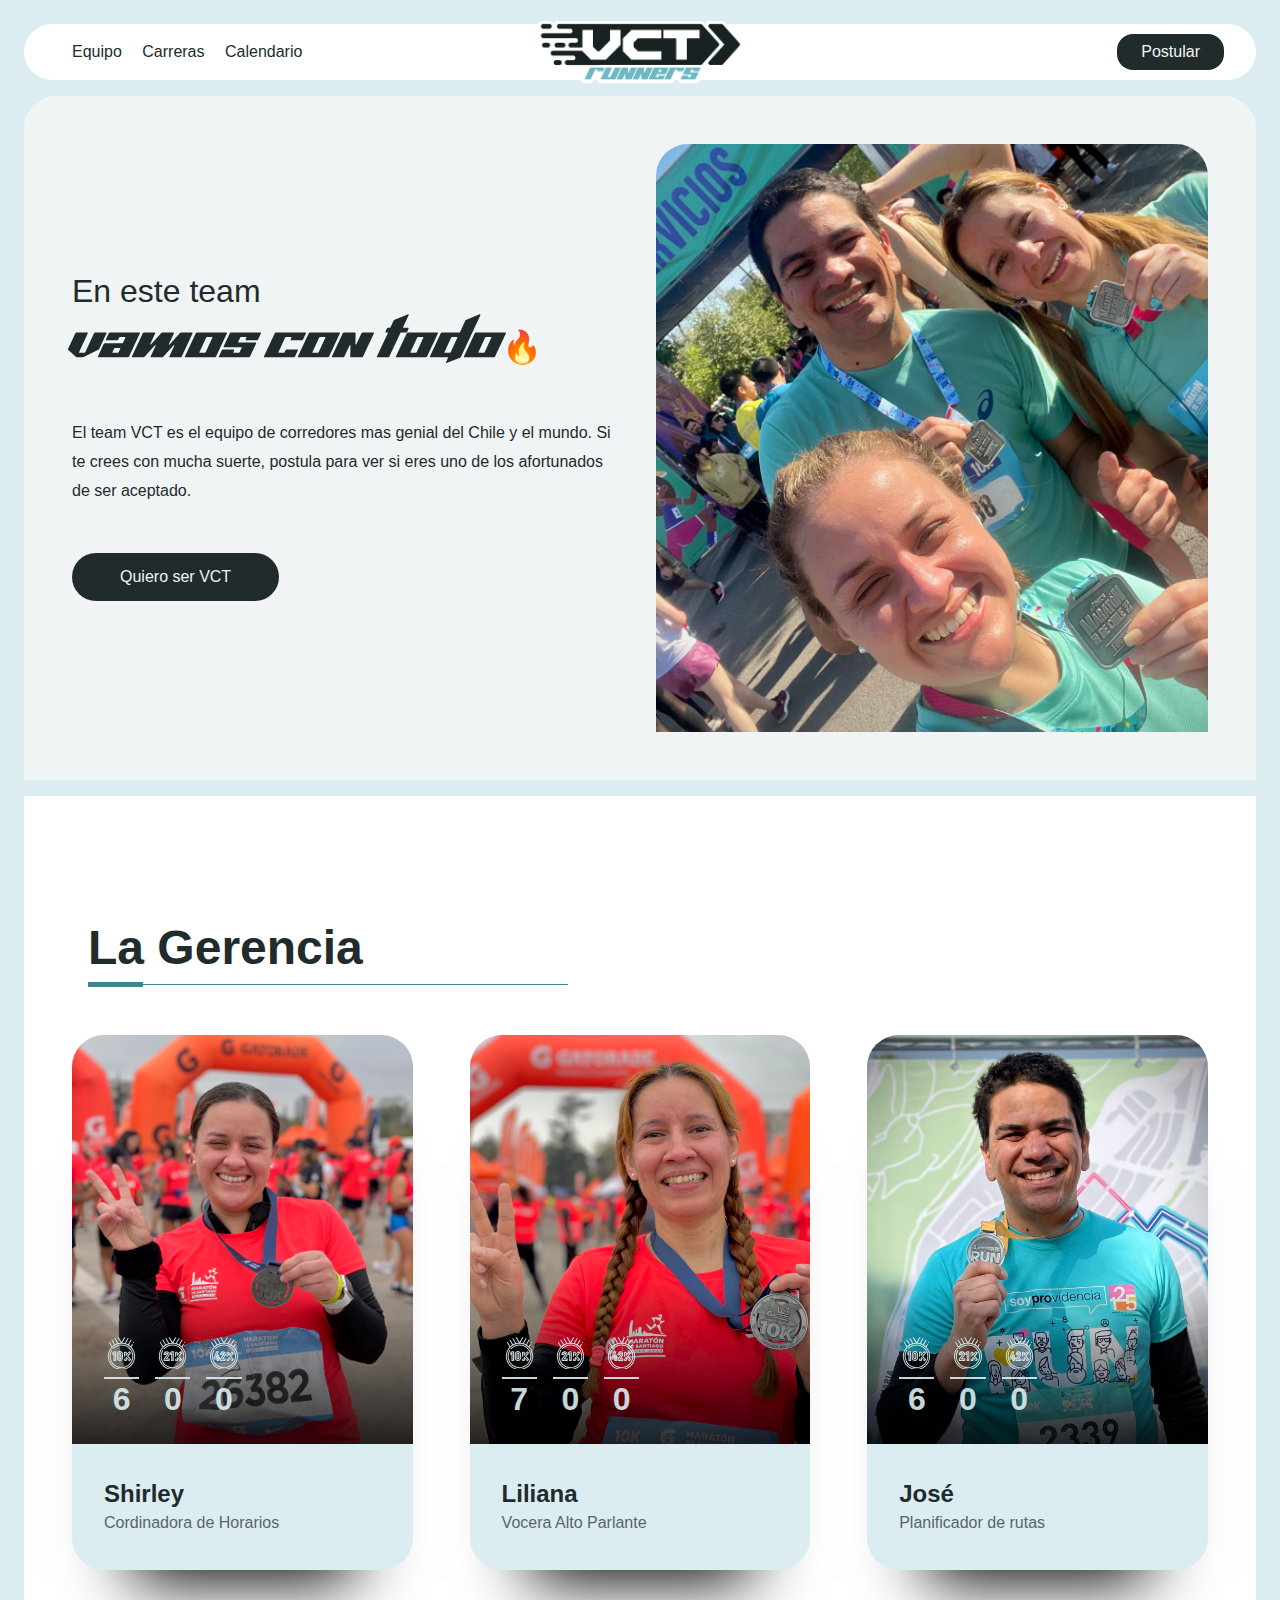
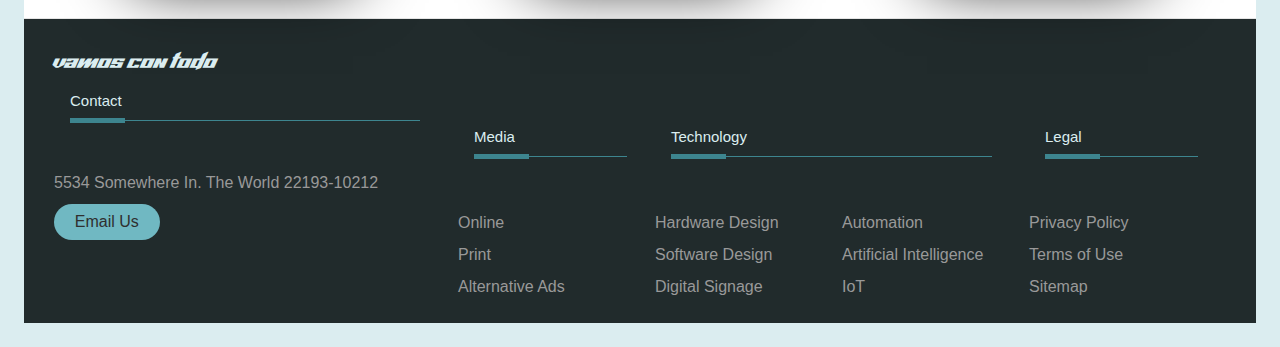
<file: index.html>
<!DOCTYPE html>
<html lang="en">
<head>
    <meta charset="UTF-8">
    <meta http-equiv="X-UA-Compatible" content="IE=edge">
    <meta name="viewport" content="width=device-width, initial-scale=1.0">
    <link rel="apple-touch-icon" sizes="180x180" href="/resources/favicon/apple-touch-icon.png">
    <link rel="icon" type="image/png" sizes="32x32" href="/resources/favicon/favicon-32x32.png">
    <link rel="icon" type="image/png" sizes="16x16" href="/resources/favicon/favicon-16x16.png">
    <link rel="manifest" href="/resources/favicon/site.webmanifest">
    <link rel="stylesheet" href="/resources/css/styles.css">
    <link rel="stylesheet" href="/resources/fonts/font-style.css">
    <link rel="preconnect" href="https://fonts.googleapis.com">
    <link rel="preconnect" href="https://fonts.gstatic.com" crossorigin>
    <link href="https://fonts.googleapis.com/css2?family=Roboto:wght@300;400;700;900&display=swap">
    <title>Team VCT</title>
</head>
<body>

    <!-- Nav Bar -->

    <nav>
        <ul>
            <li><a href="#"></a>Equipo</li>
            <li><a href="#"></a>Carreras</li>
            <li><a href="#"></a>Calendario</li>
        </ul>
        <img src="/resources/img/logo.png" class="logo" alt="">
        <a href="#" class="btn">Postular </a>
    </nav>

    <!-- Hero Header -->

    <header class="section bg-gray">
        <div class="hero-content">
            <h1>En este team  <br> <span class="logo-font">vamos con todo</span>🔥</h1>
            <p>El team VCT es el equipo de corredores mas genial del Chile y el mundo. Si te crees con mucha suerte, postula para ver si eres uno de los afortunados de ser aceptado.</p>
            <a href="#" class="btn btn-big">Quiero ser VCT</a>
        </div>
        <div class="hero-img">
            <img src="/resources/img/hero-img.jpg" alt="">
        </div>
    </header>

    <!-- Section Team Members -->

    <section id="members" class="section bg-white">
        <h2>La Gerencia</h2>
        <div class="team-cards">
            <div class="team-card">
                <div class="card-img">
                    <img src="/resources/img/shir.jpg" alt="">
                    <div class="overlay"></div>
                    <div class="medals">
                        <div>
                            <img src="/resources/img/10k.svg" alt="">
                            <p>6</p>
                        </div>
                        <div>
                            <img src="/resources/img/21k.svg" alt="">
                            <p>0</p>
                        </div>
                        <div>
                            <img src="/resources/img/42k.svg" alt="">
                            <p>0</p>
                        </div>
                    </div>
                </div>
                <div class="card-text">
                    <h4>Shirley</h4>
                    <p class="position">Cordinadora de Horarios</p>
                </div>
            </div>
            <div class="team-card">
                <div class="card-img">
                    <img src="/resources/img/lili.jpg" alt="">
                    <div class="overlay"></div>
                    <div class="medals">
                        <div>
                            <img src="/resources/img/10k.svg" alt="">
                            <p>7</p>
                        </div>
                        <div>
                            <img src="/resources/img/21k.svg" alt="">
                            <p>0</p>
                        </div>
                        <div>
                            <img src="/resources/img/42k.svg" alt="">
                            <p>0</p>
                        </div>
                    </div>
                </div>
                <div class="card-text">
                    <h4>Liliana</h4>
                    <p class="position">Vocera Alto Parlante</p>
                </div>
            </div>
            <div class="team-card">
                <div class="card-img">
                    <img src="/resources/img/jose.jpg" alt="">
                    <div class="overlay"></div>
                    <div class="medals">
                        <div>
                            <img src="/resources/img/10k.svg" alt="">
                            <p>6</p>
                        </div>
                        <div>
                            <img src="/resources/img/21k.svg" alt="">
                            <p>0</p>
                        </div>
                        <div>
                            <img src="/resources/img/42k.svg" alt="">
                            <p>0</p>
                        </div>
                    </div>
                </div>
                <div class="card-text">
                    <h4>José</h4>
                    <p class="position">Planificador de rutas</p>
                </div>
            </div>
        </div>

    </section>
    <section></section>
    <footer class="footer">
        <div class="footer__addr">
          <h1 class="footer__logo">Vamos Con Todo</h1>
              
          <h2>Contact</h2>
          
          <address>
            5534 Somewhere In. The World 22193-10212<br>
                
            <a class="footer__btn" href="mailto:example@gmail.com">Email Us</a>
          </address>
        </div>
        
        <ul class="footer__nav">
          <li class="nav__item">
            <h2 class="nav__title">Media</h2>
      
            <ul class="nav__ul">
              <li>
                <a href="#">Online</a>
              </li>
      
              <li>
                <a href="#">Print</a>
              </li>
                  
              <li>
                <a href="#">Alternative Ads</a>
              </li>
            </ul>
          </li>
          
          <li class="nav__item nav__item--extra">
            <h2 class="nav__title">Technology</h2>
            
            <ul class="nav__ul nav__ul--extra">
              <li>
                <a href="#">Hardware Design</a>
              </li>
              
              <li>
                <a href="#">Software Design</a>
              </li>
              
              <li>
                <a href="#">Digital Signage</a>
              </li>
              
              <li>
                <a href="#">Automation</a>
              </li>
              
              <li>
                <a href="#">Artificial Intelligence</a>
              </li>
              
              <li>
                <a href="#">IoT</a>
              </li>
            </ul>
          </li>
          
          <li class="nav__item">
            <h2 class="nav__title">Legal</h2>
            
            <ul class="nav__ul">
              <li>
                <a href="#">Privacy Policy</a>
              </li>
              
              <li>
                <a href="#">Terms of Use</a>
              </li>
              
              <li>
                <a href="#">Sitemap</a>
              </li>
            </ul>
          </li>
        </ul>
        
        
      </footer>
</body>
</html>
</file>
<file: resources/fonts/font-style.css>
/* #### Generated By: http://www.cufonfonts.com #### */

    @font-face {
    font-family: 'Ammonite Regular';
    font-style: normal;
    font-weight: normal;
    src: local('Ammonite Regular'), url('/resources/fonts/Ammonite.woff') format('woff');
    }
</file>
<file: resources/css/styles.css>
/* ----------------------------------- */
/* -------------- Resets ------------- */

* { 
    margin: 0; 
    padding: 0; 
    border: 0; 
    font-size: 100%; 
    font: inherit; 
    vertical-align: baseline;
    box-sizing: border-box;
}
    
body {
    line-height: 1.5;
    font-family: 'Roboto', sans-serif;
    background-color: var(--clr-main-light);
    padding: 1.5rem;
    color: var(--clr-black);

}

p, 
h1, 
h2, 
h3, 
h4, 
h5, 
h6 {
    overflow-wrap: break-word;
}

img,
audio,
video {
    height: auto;  
    max-width: 100%;
    display: block;
} 


/* ----------------------------------- */
/* ---------- Root Variables --------- */
/* ADJUST AS NEEDED - ASSIGN AS NECCESARY */

:root {
    --clr-light-gray: hsl(187, 15%, 95%);
    --clr-black: hsl(187, 15%, 15%);
    --clr-main: hsl(187, 40%, 60%);
    --clr-second: hsl(187, 40%, 50%);
    --clr-third: hsl(187, 40%, 40%);
    --clr-main-light: hsl(189, 41%, 90%);
    --font-logo: 'Ammonite Regular';
    --border-radius: 2rem;
    --section-padding: 3rem;

}

/* ----------------------------------- */
/* --------- Utility Classes --------- */

.bold {
    font-weight: 700;
}

.extra-bold {
    font-weight: 900;
}

.italic {
    font-style: italic;
}

.underline {
    text-decoration: underline;
}

.uppercase {
    text-transform: uppercase;
}


.logo-font {
    font-family: var(--font-logo), sans-serif;
}

.justify {
    text-align: justify;
    text-justify: auto;
}

.center {
    text-align: center;
}

.section {
    padding: 3rem var(--section-padding);
    margin-top: 1rem;
    
}

.bg-white {
    background-color: white;
}

.bg-gray {
    background-color: var(--clr-light-gray);
}


/* Titles */

h1 {
font-size: 2rem;
font-weight: 400;
line-height: 1;
}

h4 {
    font-size: 1.5rem;
    font-weight: 700;
}

p {
    line-height: 1.8;
}

h2 {
    font-size: 3rem;
    font-weight: 700;
    line-height: 1;
    margin-top: 5rem;
    margin-bottom: 3rem;
    margin-left: 1rem;
    letter-spacing: 0;
    padding-bottom: 15px;
    position: relative;
  }

  h2:before {
    content: "";
    position: absolute;
    left: 0;
    bottom: 0;
    height: 5px;
    width: 55px;
    background-color: var(--clr-third);
  }
  h2:after {
    content: "";
    position: absolute;
    left: 0;
    bottom: 2px;
    height: 1px;
    width: 95%;
    max-width: 30rem;
    background-color: var(--clr-third);
  }
  

/* NavBar */

nav {
    display: flex;
    justify-content: space-between;
    align-items: center;
    padding: 0 2rem;
    height: 3.5rem;
    background-color: white;
    border-radius: var(--border-radius);
    position: relative;
}

nav .logo {
    max-height: 4rem;
    position: absolute;
    left: 0;
    right: 0;
    margin: auto;
}

nav ul {
    list-style:none;
}

nav ul li {
    display: inline-block;
    margin-left: 1rem;
}

nav ul a,
.btn {
    text-decoration: none;
}

.btn {
    background-color: var(--clr-black);
    color: var(--clr-light-gray);
    border-radius: calc(var(--border-radius) / 2);
    padding: 0.375rem 1.5rem;
    transition: 0.3s;
}

.btn:hover {
    background-color: var(--clr-third);
}

.btn-big {
    padding: 0.75rem 3rem;
    border-radius: var(--border-radius);
}

/* Header */
 
header {
    -webkit-border-top-left-radius: var(--border-radius);
    -webkit-border-top-right-radius: var(--border-radius);
    -moz-border-radius-topleft: var(--border-radius);
    -moz-border-radius-topright: var(--border-radius);
    border-top-left-radius: var(--border-radius);
    border-top-right-radius: var(--border-radius);
    display: flex;
    align-items: center;
    gap: 2rem;
}

.hero-img {
    width: 100%;
}

.hero-img img {
    -webkit-border-top-left-radius: var(--border-radius);
    -webkit-border-top-right-radius: var(--border-radius);
    -moz-border-radius-topleft: var(--border-radius);
    -moz-border-radius-topright: var(--border-radius);
    border-top-left-radius: var(--border-radius);
    border-top-right-radius: var(--border-radius);
}

.hero-content {
    display: flex;
    flex-direction: column;
    gap: 3rem;
    width: 100%;
}

.hero-content .logo-font {
    font-size: 4rem;
}

.hero-content .btn {
    align-self:flex-start;
}

/* Members */

.team-cards {
    display: flex;
    justify-content: space-between;
}

.team-card {
    width: 30%;
    background-color: var(--clr-main-light);
    border-radius: var(--border-radius);
    box-shadow: 0 70px 63px -60px #000000;
}

.card-img {
    position: relative;
}

.card-img .overlay {
    position: absolute;
    bottom: 0;
    right: 0;
    left: 0;
    top: 60%;
    background: linear-gradient(transparent, hsla(0, 0%, 0%, 0.8));
    z-index: 4;
}

.medals {
    display: flex;
    gap: 1rem;
    position: absolute;
    left: 2rem;
    bottom: 1rem;
    z-index: 5;
    opacity: 0.9;
    }
    .medals div{
        width: 2.2rem;
        text-align: center;
        font-size: 2rem;
        font-weight: 700;
        color: var(--clr-main-light);
    }

    .medals div>img {
        margin-bottom: -0.5rem;
        padding-bottom: 0.5rem;
        border-bottom: 2px solid var(--clr-main-light);
    }

.card-img img {
    width: 100%;
    aspect-ratio: 1/1.2;
    object-fit: cover;
    object-position: center;
    -webkit-border-top-left-radius: var(--border-radius);
    -webkit-border-top-right-radius: var(--border-radius);
    -moz-border-radius-topleft: var(--border-radius);
    -moz-border-radius-topright: var(--border-radius);
    border-top-left-radius: var(--border-radius);
    border-top-right-radius: var(--border-radius);
}

.card-text {
    padding: 2rem 2rem;
}

.position {
    opacity: 0.7;
    margin-top: -0.2rem;
}

@media only screen and (max-width: 60rem) {

    nav {
        justify-content: center;
    }
    
    nav ul {
        display: none;
    }

    nav .btn {
        display: none;
    }

    header {
        flex-direction: column;
    }

    .team-cards {
        flex-direction: column;
        gap: 2.5rem;
        align-items: center;
    }

    .team-card {
        width: 90%;
    }

   
}

/* footer */


.footer {
    display: flex;
    flex-flow: row wrap;
    padding: 30px 30px 20px 30px;
    color: var(--clr-main-light);
    background-color:var(--clr-black);
    border-top: 1px solid #e5e5e5;
  }
  
  .footer > * {
    flex:  1 100%;
  }
  
  .footer__addr {
    margin-right: 1.25em;
    margin-bottom: 2em;
  }
  
  .footer__logo {
    font-family: var(--font-logo), cursive;
    font-weight: 400;
    text-transform: lowercase;
    font-size: 1.5rem;
  }
  
  .footer__addr h2 {
    margin-top: 1.3em;
    font-size: 15px;
    font-weight: 400;
  }
  
  .nav__title {
    font-weight: 400;
    font-size: 15px;
  }
  
  .footer address {
    font-style: normal;
    color: #999;
  }
  
  .footer__btn {
    display: flex;
    align-items: center;
    justify-content: center;
    height: 36px;
    max-width: max-content;
    background-color: var(--clr-main);
    border-radius: 100px;
    color: #2f2f2f;
    line-height: 0;
    margin: 0.6em 0;
    font-size: 1rem;
    padding: 0 1.3em;
  }
  
  .footer ul {
    list-style: none;
    padding-left: 0;
  }
  
  .footer li {
    line-height: 2em;
  }
  
  .footer a {
    text-decoration: none;
  }
  
  .footer__nav {
    display: flex;
      flex-flow: row wrap;
  }
  
  .footer__nav > * {
    flex: 1 50%;
    margin-right: 1.25em;
  }
  
  .nav__ul a {
    color: #999;
  }
  
  .nav__ul--extra {
    column-count: 2;
    column-gap: 1.25em;
  }
  
  .legal {
    display: flex;
    flex-wrap: wrap;
    color: #999;
  }
    
  .legal__links {
    display: flex;
    align-items: center;
  }
  
  .heart {
    color: #2f2f2f;
  }
  
  @media screen and (min-width: 24.375em) {
    .legal .legal__links {
      margin-left: auto;
    }
  }
  
  @media screen and (min-width: 40.375em) {
    .footer__nav > * {
      flex: 1;
    }
    
    .nav__item--extra {
      flex-grow: 2;
    }
    
    .footer__addr {
      flex: 1 0px;
    }
    
    .footer__nav {
      flex: 2 0px;
    }
  }



@media only screen and (max-width: 40rem) {
    body {
        padding: 0.5rem;
    }

    :root {
        --section-padding: 1.5rem;
    }
}
</file>
